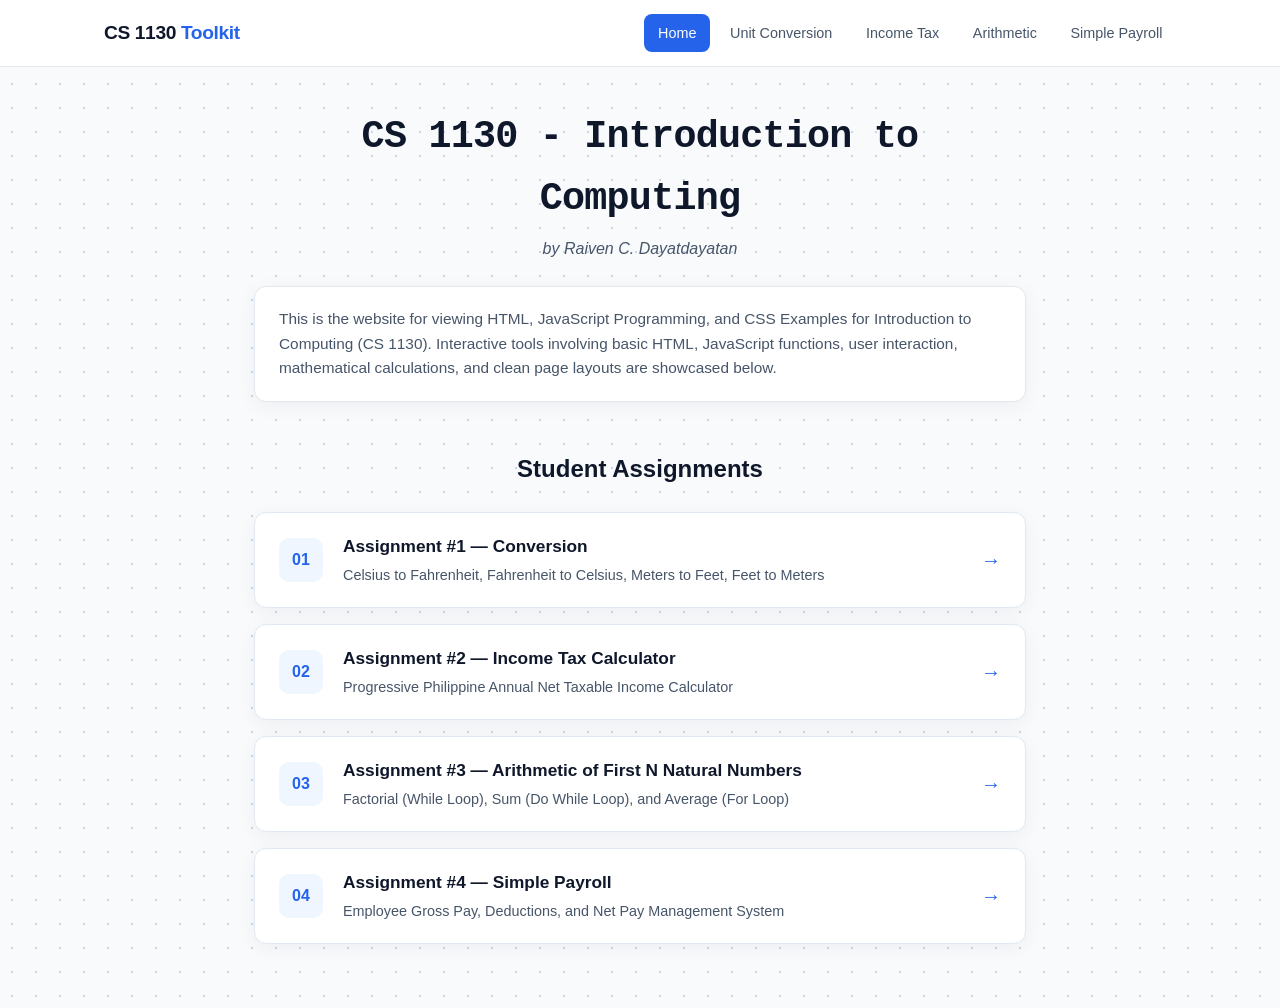
<file: index.html>
<!doctype html>
<html lang="en">

<head>
  <meta charset="UTF-8" />
  <meta name="viewport" content="width=device-width, initial-scale=1.0" />
  <meta name="description" content="CS 1130 - Introduction to Computing Calculator Tools" />
  <title>CS 1130 - Introduction to Computing</title>
  <link rel="stylesheet" href="styles.css" />
</head>

<body>
  <header class="site-header">
    <div class="nav-container">
      <a href="index.html" class="brand">CS 1130 <span>Toolkit</span></a>
      <nav class="nav-links" aria-label="Assignments">
        <a href="index.html" class="active" aria-current="page">Home</a>
        <a href="unit-conversion.html">Unit Conversion</a>
        <a href="income-tax-calculator.html">Income Tax</a>
        <a href="arithmetic.html">Arithmetic</a>
        <a href="simple-payroll.html">Simple Payroll</a>
      </nav>
    </div>
  </header>

  <main class="container home-container">
    <section class="hero-section">
      <h1>CS 1130 - Introduction to Computing</h1>
      <p class="subtitle">by Raiven C. Dayatdayatan</p>
      <p class="intro-copy">
        This is the website for viewing HTML, JavaScript Programming, and CSS Examples for Introduction to Computing (CS 1130).
        Interactive tools involving basic HTML, JavaScript functions, user interaction, mathematical calculations, and clean page layouts are showcased below.
      </p>
    </section>

    <section class="assignments-section">
      <h2>Student Assignments</h2>
      <div class="assignment-list">
        <a class="assignment-card" href="unit-conversion.html">
          <div class="assignment-num">01</div>
          <div class="assignment-details">
            <h3>Assignment #1 — Conversion</h3>
            <p>Celsius to Fahrenheit, Fahrenheit to Celsius, Meters to Feet, Feet to Meters</p>
          </div>
          <span class="arrow" aria-hidden="true">→</span>
        </a>

        <a class="assignment-card" href="income-tax-calculator.html">
          <div class="assignment-num">02</div>
          <div class="assignment-details">
            <h3>Assignment #2 — Income Tax Calculator</h3>
            <p>Progressive Philippine Annual Net Taxable Income Calculator</p>
          </div>
          <span class="arrow" aria-hidden="true">→</span>
        </a>

        <a class="assignment-card" href="arithmetic.html">
          <div class="assignment-num">03</div>
          <div class="assignment-details">
            <h3>Assignment #3 — Arithmetic of First N Natural Numbers</h3>
            <p>Factorial (While Loop), Sum (Do While Loop), and Average (For Loop)</p>
          </div>
          <span class="arrow" aria-hidden="true">→</span>
        </a>

        <a class="assignment-card" href="simple-payroll.html">
          <div class="assignment-num">04</div>
          <div class="assignment-details">
            <h3>Assignment #4 — Simple Payroll</h3>
            <p>Employee Gross Pay, Deductions, and Net Pay Management System</p>
          </div>
          <span class="arrow" aria-hidden="true">→</span>
        </a>
      </div>
    </section>
  </main>
</body>

</html>
</file>
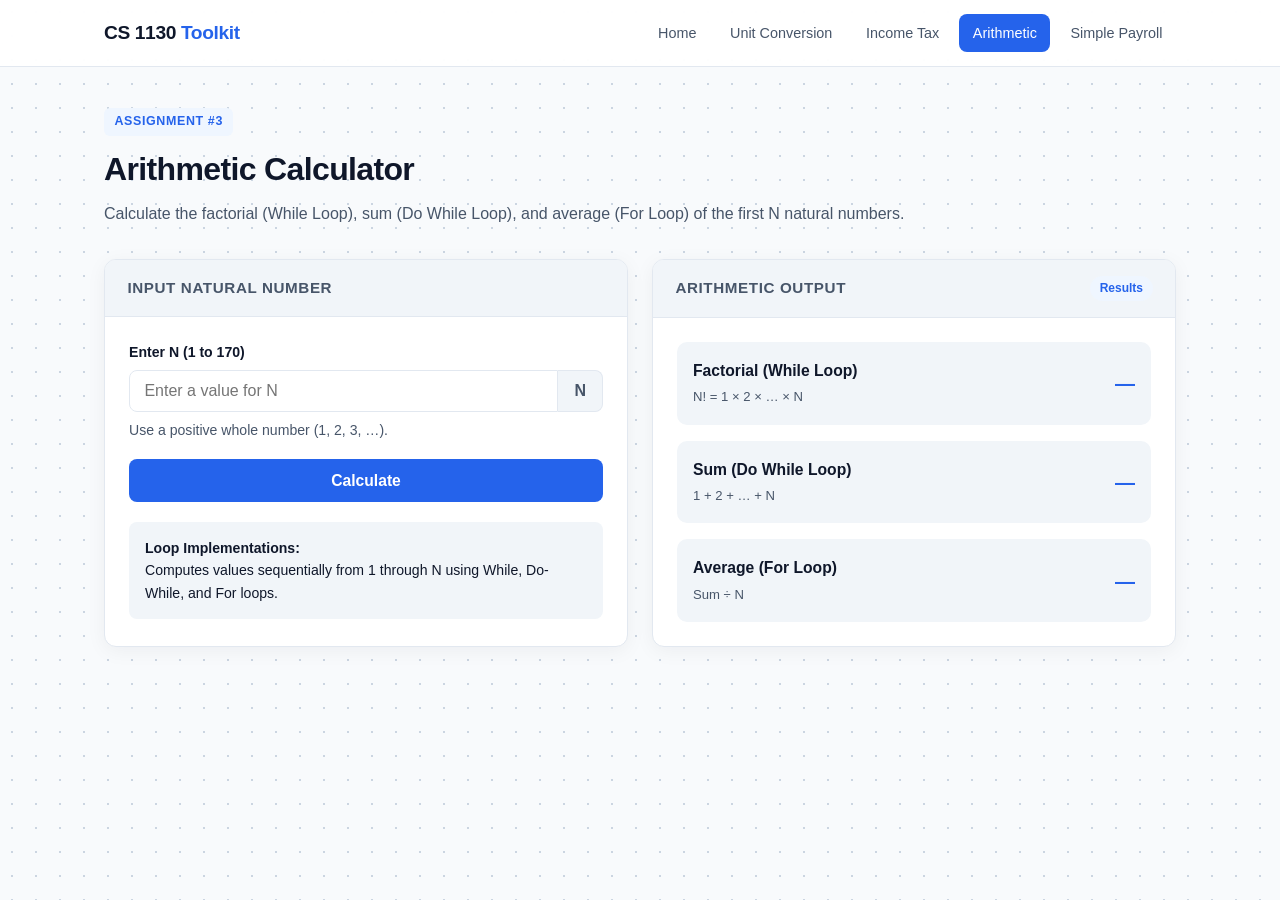
<file: arithmetic.html>
<!doctype html>
<html lang="en">

<head>
  <meta charset="UTF-8" />
  <meta name="viewport" content="width=device-width, initial-scale=1.0" />
  <meta name="description" content="Factorial, sum, and average of the first N natural numbers" />
  <title>Arithmetic | CS 1130</title>
  <link rel="stylesheet" href="styles.css" />
</head>

<body>
  <header class="site-header">
    <div class="nav-container">
      <a href="index.html" class="brand">CS 1130 <span>Toolkit</span></a>
      <nav class="nav-links" aria-label="Assignments">
        <a href="index.html">Home</a>
        <a href="unit-conversion.html">Unit Conversion</a>
        <a href="income-tax-calculator.html">Income Tax</a>
        <a href="arithmetic.html" class="active" aria-current="page">Arithmetic</a>
        <a href="simple-payroll.html">Simple Payroll</a>
      </nav>
    </div>
  </header>

  <main class="container">
    <div class="page-header">
      <span class="badge">Assignment #3</span>
      <h1>Arithmetic Calculator</h1>
      <p>Calculate the factorial (While Loop), sum (Do While Loop), and average (For Loop) of the first N natural numbers.</p>
    </div>

    <div class="two-col-grid">
      <section class="card">
        <div class="card-header">
          <h2>Input Natural Number</h2>
        </div>
        <div class="card-body">
          <div class="form-group">
            <label for="arithmetic-n-input">Enter N (1 to 170)</label>
            <div class="input-with-badge">
              <input id="arithmetic-n-input" type="number" min="1" step="1" placeholder="Enter a value for N" aria-label="Natural number N" />
              <span class="unit-badge">N</span>
            </div>
            <p id="arithmetic-help" class="helper-text">Use a positive whole number (1, 2, 3, …).</p>
          </div>

          <button id="arithmetic-calc-btn" class="btn-primary full-width" type="button">
            Calculate
          </button>

          <div class="info-note">
            <strong>Loop Implementations:</strong>
            <p>Computes values sequentially from 1 through N using While, Do-While, and For loops.</p>
          </div>
        </div>
      </section>

      <section class="card result-card">
        <div class="card-header">
          <h2>Arithmetic Output</h2>
          <span class="status-pill">Results</span>
        </div>
        <div class="card-body">
          <div class="metric-list">
            <div class="metric-item">
              <div>
                <strong>Factorial (While Loop)</strong>
                <small>N! = 1 × 2 × … × N</small>
              </div>
              <b id="res-factorial" class="metric-value">—</b>
            </div>

            <div class="metric-item">
              <div>
                <strong>Sum (Do While Loop)</strong>
                <small>1 + 2 + … + N</small>
              </div>
              <b id="res-sum" class="metric-value">—</b>
            </div>

            <div class="metric-item">
              <div>
                <strong>Average (For Loop)</strong>
                <small>Sum ÷ N</small>
              </div>
              <b id="res-average" class="metric-value">—</b>
            </div>
          </div>
        </div>
      </section>
    </div>
  </main>

  <script>
    (function () {
      const inputEl = document.getElementById("arithmetic-n-input");
      const helpEl = document.getElementById("arithmetic-help");
      const calcBtn = document.getElementById("arithmetic-calc-btn");
      const resFactorial = document.getElementById("res-factorial");
      const resSum = document.getElementById("res-sum");
      const resAverage = document.getElementById("res-average");

      function handleCalculate() {
        const n = Number(inputEl.value);
        if (!Number.isInteger(n) || n < 1 || n > 170) {
          helpEl.textContent = "Enter a whole number from 1 to 170.";
          helpEl.classList.add("error");
          resFactorial.textContent = "—";
          resSum.textContent = "—";
          resAverage.textContent = "—";
          return;
        }

        let factorial = 1;
        let factor = 1;
        while (factor <= n) {
          factorial *= factor;
          factor += 1;
        }

        let sum = 0;
        let addend = 1;
        do {
          sum += addend;
          addend += 1;
        } while (addend <= n);

        let total = 0;
        for (let number = 1; number <= n; number += 1) {
          total += number;
        }

        const average = total / n;

        helpEl.textContent = "Use a positive whole number (1, 2, 3, …).";
        helpEl.classList.remove("error");
        resFactorial.textContent = factorial.toLocaleString("en-US");
        resSum.textContent = sum.toLocaleString("en-US");
        resAverage.textContent = average.toLocaleString("en-US");
      }

      calcBtn.addEventListener("click", handleCalculate);

      inputEl.addEventListener("keydown", (e) => {
        if (e.key === "Enter") {
          e.preventDefault();
          handleCalculate();
        }
      });
    })();
  </script>
</body>

</html>
</file>
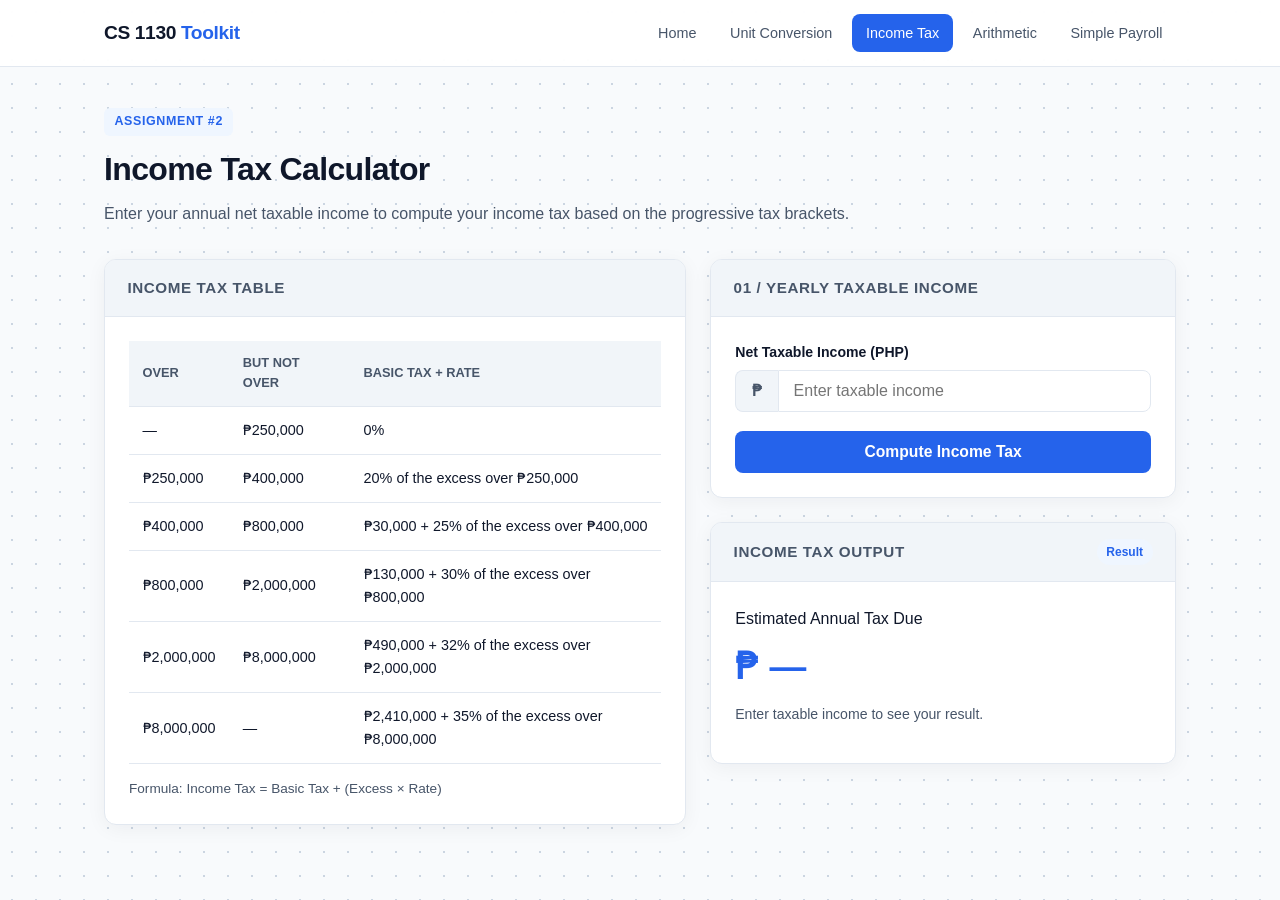
<file: income-tax-calculator.html>
<!doctype html>
<html lang="en">

<head>
  <meta charset="UTF-8" />
  <meta name="viewport" content="width=device-width, initial-scale=1.0" />
  <meta name="description" content="Philippine annual income tax calculator" />
  <title>Income Tax Calculator | CS 1130</title>
  <link rel="stylesheet" href="styles.css" />
</head>

<body>
  <header class="site-header">
    <div class="nav-container">
      <a href="index.html" class="brand">CS 1130 <span>Toolkit</span></a>
      <nav class="nav-links" aria-label="Assignments">
        <a href="index.html">Home</a>
        <a href="unit-conversion.html">Unit Conversion</a>
        <a href="income-tax-calculator.html" class="active" aria-current="page">Income Tax</a>
        <a href="arithmetic.html">Arithmetic</a>
        <a href="simple-payroll.html">Simple Payroll</a>
      </nav>
    </div>
  </header>

  <main class="container">
    <div class="page-header">
      <span class="badge">Assignment #2</span>
      <h1>Income Tax Calculator</h1>
      <p>Enter your annual net taxable income to compute your income tax based on the progressive tax brackets.</p>
    </div>

    <div class="tax-grid">
      <section class="card">
        <div class="card-header">
          <h2>Income Tax Table</h2>
        </div>
        <div class="card-body">
          <div class="table-wrapper">
            <table class="data-table" aria-label="Income tax brackets">
              <thead>
                <tr>
                  <th>Over</th>
                  <th>But Not Over</th>
                  <th>Basic Tax + Rate</th>
                </tr>
              </thead>
              <tbody>
                <tr>
                  <td>—</td>
                  <td>₱250,000</td>
                  <td>0%</td>
                </tr>
                <tr>
                  <td>₱250,000</td>
                  <td>₱400,000</td>
                  <td>20% of the excess over ₱250,000</td>
                </tr>
                <tr>
                  <td>₱400,000</td>
                  <td>₱800,000</td>
                  <td>₱30,000 + 25% of the excess over ₱400,000</td>
                </tr>
                <tr>
                  <td>₱800,000</td>
                  <td>₱2,000,000</td>
                  <td>₱130,000 + 30% of the excess over ₱800,000</td>
                </tr>
                <tr>
                  <td>₱2,000,000</td>
                  <td>₱8,000,000</td>
                  <td>₱490,000 + 32% of the excess over ₱2,000,000</td>
                </tr>
                <tr>
                  <td>₱8,000,000</td>
                  <td>—</td>
                  <td>₱2,410,000 + 35% of the excess over ₱8,000,000</td>
                </tr>
              </tbody>
            </table>
          </div>
          <p class="table-caption">Formula: Income Tax = Basic Tax + (Excess × Rate)</p>
        </div>
      </section>

      <div class="stack-column">
        <section class="card">
          <div class="card-header">
            <h2>01 / Yearly Taxable Income</h2>
          </div>
          <div class="card-body">
            <div class="form-group">
              <label for="tax-income-input">Net Taxable Income (PHP)</label>
              <div class="input-with-prefix">
                <span class="prefix-badge">₱</span>
                <input id="tax-income-input" type="number" min="0" placeholder="Enter taxable income" aria-label="Taxable income" />
              </div>
            </div>
            <button id="compute-tax-btn" class="btn-primary full-width" type="button">
              Compute Income Tax
            </button>
          </div>
        </section>

        <section class="card result-card">
          <div class="card-header">
            <h2>Income Tax Output</h2>
            <span class="status-pill">Result</span>
          </div>
          <div class="card-body">
            <p class="muted-text">Estimated Annual Tax Due</p>
            <strong id="tax-result" class="tax-amount">₱ —</strong>
            <p id="tax-summary" class="helper-text">Enter taxable income to see your result.</p>
          </div>
        </section>
      </div>
    </div>
  </main>

  <script>
    (function () {
      const money = new Intl.NumberFormat("en-PH", {
        style: "currency",
        currency: "PHP",
        minimumFractionDigits: 2,
      });

      function calculateTax(income) {
        if (income <= 250000) return 0;
        if (income <= 400000) return (income - 250000) * 0.2;
        if (income <= 800000) return 30000 + (income - 400000) * 0.25;
        if (income <= 2000000) return 130000 + (income - 800000) * 0.3;
        if (income <= 8000000) return 490000 + (income - 2000000) * 0.32;
        return 2410000 + (income - 8000000) * 0.35;
      }

      const inputEl = document.getElementById("tax-income-input");
      const computeBtn = document.getElementById("compute-tax-btn");
      const resultEl = document.getElementById("tax-result");
      const summaryEl = document.getElementById("tax-summary");

      function handleCompute() {
        const val = Math.max(0, Number(inputEl.value) || 0);
        inputEl.value = val === 0 && inputEl.value === "" ? "" : val;
        const tax = calculateTax(val);
        resultEl.textContent = money.format(tax);
        summaryEl.textContent = `Tax due on ${money.format(val)} taxable income.`;
      }

      inputEl.addEventListener("keydown", (e) => {
        if (e.key === "-" || e.key === "+" || e.key.toLowerCase() === "e") {
          e.preventDefault();
        } else if (e.key === "Enter") {
          e.preventDefault();
          handleCompute();
        }
      });

      inputEl.addEventListener("input", () => {
        if (inputEl.value.includes("-")) {
          inputEl.value = inputEl.value.replace(/-/g, "");
        }
        if (Number(inputEl.value) < 0) {
          inputEl.value = "0";
        }
      });

      computeBtn.addEventListener("click", handleCompute);
    })();
  </script>
</body>

</html>
</file>
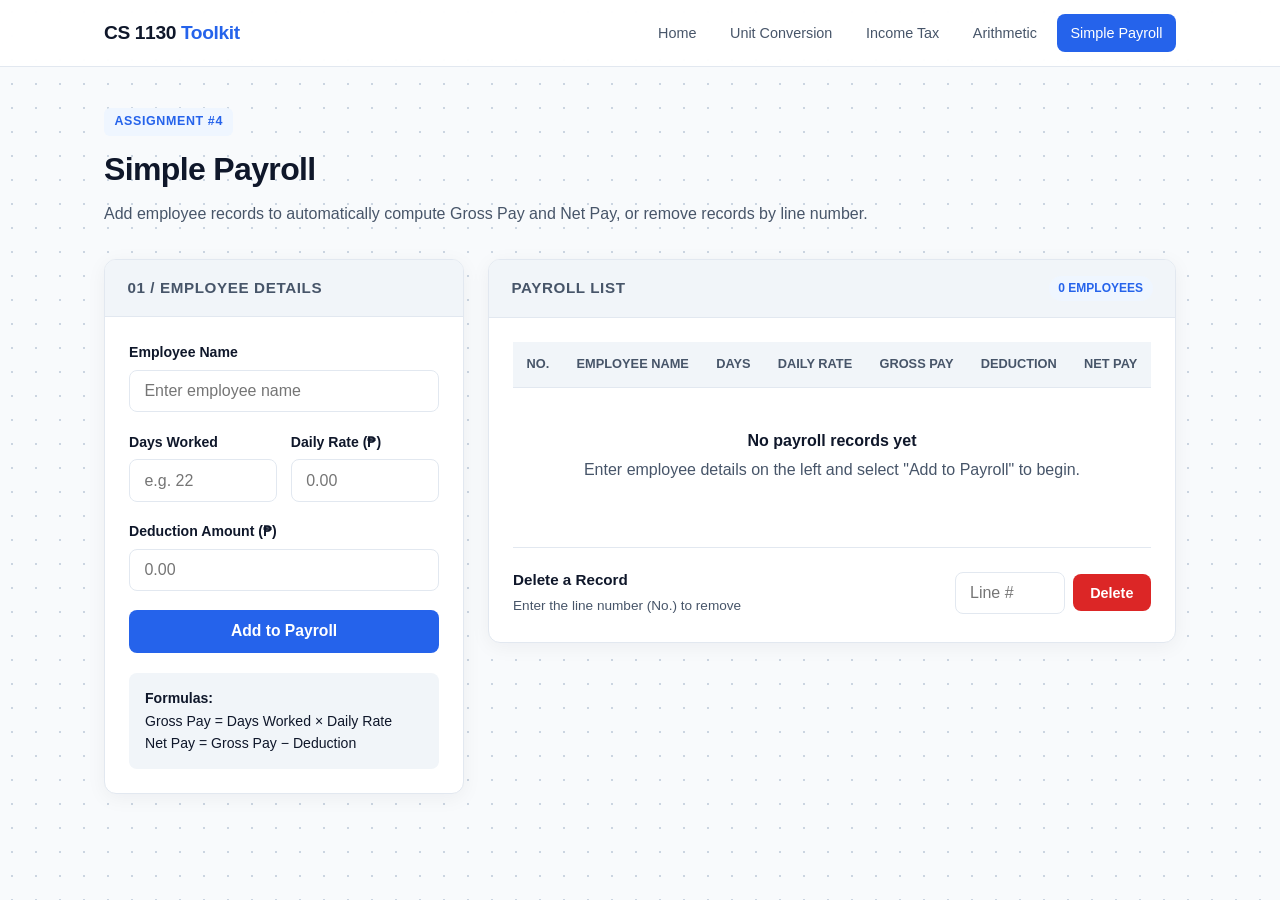
<file: simple-payroll.html>
<!doctype html>
<html lang="en">

<head>
  <meta charset="UTF-8" />
  <meta name="viewport" content="width=device-width, initial-scale=1.0" />
  <meta name="description" content="Simple employee payroll calculator" />
  <title>Simple Payroll | CS 1130</title>
  <link rel="stylesheet" href="styles.css" />
</head>

<body>
  <header class="site-header">
    <div class="nav-container">
      <a href="index.html" class="brand">CS 1130 <span>Toolkit</span></a>
      <nav class="nav-links" aria-label="Assignments">
        <a href="index.html">Home</a>
        <a href="unit-conversion.html">Unit Conversion</a>
        <a href="income-tax-calculator.html">Income Tax</a>
        <a href="arithmetic.html">Arithmetic</a>
        <a href="simple-payroll.html" class="active" aria-current="page">Simple Payroll</a>
      </nav>
    </div>
  </header>

  <main class="container">
    <div class="page-header">
      <span class="badge">Assignment #4</span>
      <h1>Simple Payroll</h1>
      <p>Add employee records to automatically compute Gross Pay and Net Pay, or remove records by line number.</p>
    </div>

    <div class="payroll-grid">
      <section class="card">
        <div class="card-header">
          <h2>01 / Employee Details</h2>
        </div>
        <div class="card-body">
          <form id="payroll-form" class="payroll-form">
            <div class="form-group">
              <label for="emp-name">Employee Name</label>
              <input id="emp-name" type="text" pattern="[A-Za-z\s]+" title="Letters and spaces only" placeholder="Enter employee name" required />
            </div>

            <div class="split-inputs">
              <div class="form-group">
                <label for="emp-days">Days Worked</label>
                <input id="emp-days" type="number" min="0" placeholder="e.g. 22" required />
              </div>
              <div class="form-group">
                <label for="emp-rate">Daily Rate (₱)</label>
                <input id="emp-rate" type="number" min="0" placeholder="0.00" required />
              </div>
            </div>

            <div class="form-group">
              <label for="emp-deduction">Deduction Amount (₱)</label>
              <input id="emp-deduction" type="number" min="0" placeholder="0.00" required />
            </div>

            <button class="btn-primary full-width" type="submit">Add to Payroll</button>
          </form>

          <div class="info-note">
            <strong>Formulas:</strong>
            <p>Gross Pay = Days Worked × Daily Rate<br />Net Pay = Gross Pay − Deduction</p>
          </div>
        </div>
      </section>

      <section class="card">
        <div class="card-header">
          <h2>Payroll List</h2>
          <span id="employee-count-badge" class="status-pill">0 EMPLOYEES</span>
        </div>
        <div class="card-body">
          <div class="table-wrapper">
            <table class="data-table">
              <thead>
                <tr>
                  <th>No.</th>
                  <th>Employee Name</th>
                  <th>Days</th>
                  <th>Daily Rate</th>
                  <th>Gross Pay</th>
                  <th>Deduction</th>
                  <th>Net Pay</th>
                </tr>
              </thead>
              <tbody id="payroll-tbody"></tbody>
            </table>

            <div id="empty-payroll" class="empty-state">
              <strong>No payroll records yet</strong>
              <p>Enter employee details on the left and select "Add to Payroll" to begin.</p>
            </div>
          </div>

          <div class="delete-bar">
            <div class="delete-copy">
              <strong>Delete a Record</strong>
              <span>Enter the line number (No.) to remove</span>
            </div>
            <div class="delete-controls">
              <input id="delete-line-input" type="number" min="1" placeholder="Line #" aria-label="Line Number" />
              <button id="delete-record-btn" class="btn-danger" type="button">Delete</button>
            </div>
          </div>
        </div>
      </section>
    </div>
  </main>

  <script>
    (function () {
      const money = new Intl.NumberFormat("en-PH", {
        style: "currency",
        currency: "PHP",
        minimumFractionDigits: 2,
      });

      let records = [];

      const form = document.getElementById("payroll-form");
      const nameInput = document.getElementById("emp-name");
      const daysInput = document.getElementById("emp-days");
      const rateInput = document.getElementById("emp-rate");
      const deductionInput = document.getElementById("emp-deduction");
      const tbody = document.getElementById("payroll-tbody");
      const emptyState = document.getElementById("empty-payroll");
      const countBadge = document.getElementById("employee-count-badge");
      const deleteInput = document.getElementById("delete-line-input");
      const deleteBtn = document.getElementById("delete-record-btn");

      nameInput.addEventListener("input", () => {
        nameInput.value = nameInput.value.replace(/[^a-zA-Z\s]/g, "");
      });

      function clearDeleteError() {
        deleteInput.setCustomValidity("");
      }

      function showDeleteError(message) {
        deleteInput.setCustomValidity(message);
        deleteInput.reportValidity();
        deleteInput.focus();
      }

      deleteInput.addEventListener("input", clearDeleteError);

      function escapeHtml(str) {
        return str
          .replace(/&/g, "&amp;")
          .replace(/</g, "&lt;")
          .replace(/>/g, "&gt;")
          .replace(/"/g, "&quot;")
          .replace(/'/g, "&#039;");
      }

      function render() {
        countBadge.textContent = `${records.length} ${records.length === 1 ? "EMPLOYEE" : "EMPLOYEES"}`;
        emptyState.style.display = records.length === 0 ? "block" : "none";
        tbody.innerHTML = records
          .map(
            (rec, idx) => `
              <tr>
                <td>${idx + 1}</td>
                <td>${escapeHtml(rec.name)}</td>
                <td>${rec.days}</td>
                <td>${money.format(rec.rate)}</td>
                <td>${money.format(rec.gross)}</td>
                <td>${money.format(rec.deduction)}</td>
                <td><strong>${money.format(rec.net)}</strong></td>
              </tr>`
          )
          .join("");
      }

      function addRecord() {
        const cleanName = nameInput.value.replace(/[^a-zA-Z\s]/g, "").trim();

        if (
          !cleanName ||
          daysInput.value.trim() === "" ||
          rateInput.value.trim() === "" ||
          deductionInput.value.trim() === ""
        ) {
          if (!cleanName) {
            nameInput.value = "";
            nameInput.focus();
          }
          form.reportValidity();
          return;
        }

        const dayCount = Math.max(0, Number(daysInput.value));
        const dailyRate = Math.max(0, Number(rateInput.value));
        const deductionAmount = Math.max(0, Number(deductionInput.value));
        const gross = dayCount * dailyRate;

        records.push({
          name: cleanName,
          days: dayCount,
          rate: dailyRate,
          gross: gross,
          deduction: deductionAmount,
          net: gross - deductionAmount,
        });

        nameInput.value = "";
        daysInput.value = "";
        rateInput.value = "";
        deductionInput.value = "";
        nameInput.focus();
        clearDeleteError();
        render();
      }

      function deleteRecord() {
        const rawValue = deleteInput.value.trim();

        if (records.length === 0) {
          showDeleteError("There are no payroll records to delete.");
          return;
        }

        if (rawValue === "") {
          showDeleteError("Please enter a line number to delete.");
          return;
        }

        const lineNumber = Number(rawValue);
        const index = lineNumber - 1;

        if (!Number.isInteger(lineNumber) || index < 0 || index >= records.length) {
          showDeleteError(
            `Line number ${rawValue} was not found. Enter a number from 1 to ${records.length}.`
          );
          return;
        }

        records.splice(index, 1);
        deleteInput.value = "";
        clearDeleteError();
        render();
      }

      form.addEventListener("submit", (e) => {
        e.preventDefault();
        addRecord();
      });

      [nameInput, daysInput, rateInput, deductionInput].forEach((input) => {
        input.addEventListener("keydown", (e) => {
          if (e.key === "Enter") {
            e.preventDefault();
            addRecord();
          }
        });
      });

      deleteBtn.addEventListener("click", deleteRecord);
      deleteInput.addEventListener("keydown", (e) => {
        if (e.key === "Enter") {
          e.preventDefault();
          deleteRecord();
        }
      });
    })();
  </script>
</body>

</html>
</file>
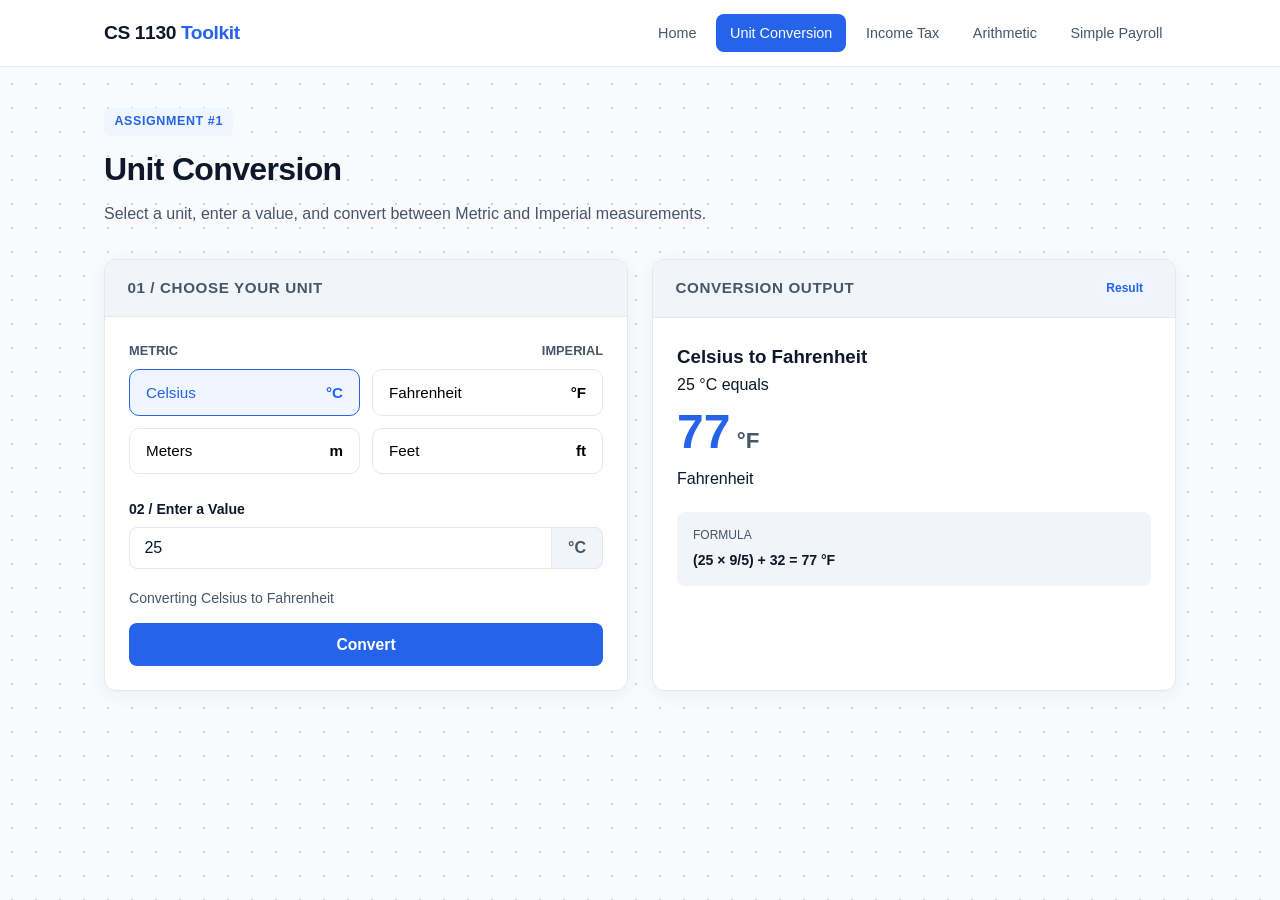
<file: unit-conversion.html>
<!doctype html>
<html lang="en">

<head>
  <meta charset="UTF-8" />
  <meta name="viewport" content="width=device-width, initial-scale=1.0" />
  <meta name="description" content="Temperature and length unit conversion calculator" />
  <title>Unit Conversion | CS 1130</title>
  <link rel="stylesheet" href="styles.css" />
</head>

<body>
  <header class="site-header">
    <div class="nav-container">
      <a href="index.html" class="brand">CS 1130 <span>Toolkit</span></a>
      <nav class="nav-links" aria-label="Assignments">
        <a href="index.html">Home</a>
        <a href="unit-conversion.html" class="active" aria-current="page">Unit Conversion</a>
        <a href="income-tax-calculator.html">Income Tax</a>
        <a href="arithmetic.html">Arithmetic</a>
        <a href="simple-payroll.html">Simple Payroll</a>
      </nav>
    </div>
  </header>

  <main class="container">
    <div class="page-header">
      <span class="badge">Assignment #1</span>
      <h1>Unit Conversion</h1>
      <p>Select a unit, enter a value, and convert between Metric and Imperial measurements.</p>
    </div>

    <div class="two-col-grid">
      <section class="card">
        <div class="card-header">
          <h2>01 / Choose Your Unit</h2>
        </div>
        <div class="card-body">
          <div class="unit-labels">
            <span>Metric</span>
            <span>Imperial</span>
          </div>
          <div class="unit-grid">
            <button class="unit-option selected" type="button" data-unit="celsius">
              <span>Celsius</span>
              <strong>°C</strong>
            </button>
            <button class="unit-option" type="button" data-unit="fahrenheit">
              <span>Fahrenheit</span>
              <strong>°F</strong>
            </button>
            <button class="unit-option" type="button" data-unit="meters">
              <span>Meters</span>
              <strong>m</strong>
            </button>
            <button class="unit-option" type="button" data-unit="feet">
              <span>Feet</span>
              <strong>ft</strong>
            </button>
          </div>

          <div class="form-group">
            <label for="conversion-value">02 / Enter a Value</label>
            <div class="input-with-badge">
              <input id="conversion-value" type="number" value="25" aria-label="Value in °C" />
              <span id="input-unit-badge" class="unit-badge">°C</span>
            </div>
          </div>

          <p id="converting-label" class="helper-text">Converting Celsius to Fahrenheit</p>
          <button id="convert-btn" class="btn-primary full-width" type="button">Convert</button>
        </div>
      </section>

      <section class="card result-card">
        <div class="card-header">
          <h2>Conversion Output</h2>
          <span class="status-pill">Result</span>
        </div>
        <div class="card-body result-body">
          <h3 id="output-title">Celsius to Fahrenheit</h3>
          <p id="equals-copy" class="muted-text">25 °C equals</p>
          <div class="big-value">
            <strong id="output-number">77</strong>
            <span id="output-unit">°F</span>
          </div>
          <p id="output-name" class="unit-full-name">Fahrenheit</p>
          <div class="formula-box">
            <span>Formula</span>
            <strong id="formula-text">(25 × 9/5) + 32 = 77 °F</strong>
          </div>
        </div>
      </section>
    </div>
  </main>

  <script>
    (function () {
      const conversions = {
        celsius: {
          label: "Celsius to Fahrenheit",
          inputUnit: "°C",
          outputUnit: "°F",
          outputName: "Fahrenheit",
          allowNegative: true,
          convert: (v) => v * (9 / 5) + 32,
          formula: (inp, out) => `(${inp} × 9/5) + 32 = ${out} °F`,
        },
        fahrenheit: {
          label: "Fahrenheit to Celsius",
          inputUnit: "°F",
          outputUnit: "°C",
          outputName: "Celsius",
          allowNegative: true,
          convert: (v) => (v - 32) * (5 / 9),
          formula: (inp, out) => `(${inp} − 32) × 5/9 = ${out} °C`,
        },
        meters: {
          label: "Meters to Feet",
          inputUnit: "m",
          outputUnit: "ft",
          outputName: "Feet",
          allowNegative: false,
          convert: (v) => v * 3.28084,
          formula: (inp, out) => `${inp} × 3.28084 = ${out} ft`,
        },
        feet: {
          label: "Feet to Meters",
          inputUnit: "ft",
          outputUnit: "m",
          outputName: "Meters",
          allowNegative: false,
          convert: (v) => v / 3.28084,
          formula: (inp, out) => `${inp} ÷ 3.28084 = ${out} m`,
        },
      };

      let selected = "celsius";
      const unitButtons = document.querySelectorAll(".unit-option");
      const inputEl = document.getElementById("conversion-value");
      const inputUnitBadge = document.getElementById("input-unit-badge");
      const convertingLabel = document.getElementById("converting-label");
      const convertBtn = document.getElementById("convert-btn");

      const outputTitle = document.getElementById("output-title");
      const equalsCopy = document.getElementById("equals-copy");
      const outputNumber = document.getElementById("output-number");
      const outputUnit = document.getElementById("output-unit");
      const outputName = document.getElementById("output-name");
      const formulaText = document.getElementById("formula-text");

      function cleanNumber(value) {
        return Number.isInteger(value) ? String(value) : value.toFixed(2).replace(/\.?0+$/, "");
      }

      function enforceNonNegative() {
        const conv = conversions[selected];
        if (!conv.allowNegative && inputEl.value !== "" && Number(inputEl.value) < 0) {
          inputEl.value = "0";
        }
      }

      function runConversion() {
        enforceNonNegative();
        const rawInput = inputEl.value || "0";
        const numericInput = Number(rawInput);
        const conv = conversions[selected];
        const safeInput = Number.isFinite(numericInput)
          ? conv.allowNegative
            ? numericInput
            : Math.max(0, numericInput)
          : 0;
        const output = cleanNumber(conv.convert(safeInput));

        outputTitle.textContent = conv.label;
        equalsCopy.textContent = `${safeInput} ${conv.inputUnit} equals`;
        outputNumber.textContent = output;
        outputUnit.textContent = conv.outputUnit;
        outputName.textContent = conv.outputName;
        formulaText.textContent = conv.formula(safeInput, output);
      }

      inputEl.addEventListener("keydown", (e) => {
        if (!conversions[selected].allowNegative && e.key === "-") {
          e.preventDefault();
        }
        if (e.key === "Enter") {
          e.preventDefault();
          runConversion();
        }
      });

      inputEl.addEventListener("input", enforceNonNegative);

      unitButtons.forEach((btn) => {
        btn.addEventListener("click", () => {
          selected = btn.dataset.unit;
          unitButtons.forEach((b) => b.classList.toggle("selected", b === btn));
          const conv = conversions[selected];

          if (conv.allowNegative) {
            inputEl.removeAttribute("min");
          } else {
            inputEl.setAttribute("min", "0");
            enforceNonNegative();
          }

          inputEl.setAttribute("aria-label", `Value in ${conv.inputUnit}`);
          inputUnitBadge.textContent = conv.inputUnit;
          convertingLabel.textContent = `Converting ${conv.label}`;
        });
      });

      convertBtn.addEventListener("click", runConversion);
    })();
  </script>
</body>

</html>
</file>
<file: styles.css>
:root {
  --bg: #f8fafc;
  --surface: #ffffff;
  --surface-muted: #f1f5f9;
  --border: #e2e8f0;
  --text: #0f172a;
  --text-muted: #475569;
  --primary: #2563eb;
  --primary-hover: #1d4ed8;
  --primary-soft: #eff6ff;
  --danger: #dc2626;
  --danger-hover: #b91c1c;
  --radius: 12px;
  --shadow: 0 4px 20px rgba(15, 23, 42, 0.05);
}

* {
  box-sizing: border-box;
  margin: 0;
  padding: 0;
}

body {
  font-family: -apple-system, BlinkMacSystemFont, "Segoe UI", Roboto, Inter, sans-serif;
  background-color: var(--bg);
  background-image: radial-gradient(#cbd5e1 1px, transparent 1px);
  background-size: 24px 24px;
  color: var(--text);
  line-height: 1.6;
  min-height: 100vh;
}

/* Top Navigation */
.site-header {
  background: rgba(255, 255, 255, 0.9);
  backdrop-filter: blur(10px);
  border-bottom: 1px solid var(--border);
  position: sticky;
  top: 0;
  z-index: 100;
}

.nav-container {
  max-width: 1120px;
  margin: 0 auto;
  padding: 0.9rem 1.5rem;
  display: flex;
  align-items: center;
  justify-content: space-between;
  flex-wrap: wrap;
  gap: 1rem;
}

.brand {
  font-weight: 800;
  font-size: 1.2rem;
  color: var(--text);
  text-decoration: none;
  letter-spacing: -0.02em;
}

.brand span {
  color: var(--primary);
}

.nav-links {
  display: flex;
  gap: 0.4rem;
  flex-wrap: wrap;
}

.nav-links a {
  text-decoration: none;
  color: var(--text-muted);
  font-size: 0.9rem;
  font-weight: 500;
  padding: 0.45rem 0.85rem;
  border-radius: 8px;
  transition: all 0.15s ease;
}

.nav-links a:hover {
  background: var(--surface-muted);
  color: var(--text);
}

.nav-links a.active {
  background: var(--primary);
  color: #ffffff;
}

/* Layout Containers */
.container {
  max-width: 1120px;
  margin: 0 auto;
  padding: 2.5rem 1.5rem 4rem;
}

.home-container {
  max-width: 820px;
}

/* Homepage Reference-Inspired Styling */
.hero-section {
  text-align: center;
  margin-bottom: 3rem;
}

.hero-section h1 {
  font-family: ui-monospace, SFMono-Regular, Menlo, Monaco, Consolas, monospace;
  font-size: clamp(1.75rem, 3.5vw, 2.4rem);
  font-weight: 600;
  letter-spacing: -0.02em;
  margin-bottom: 0.4rem;
}

.subtitle {
  font-style: italic;
  color: var(--text-muted);
  font-size: 1rem;
  margin-bottom: 1.5rem;
}

.intro-copy {
  text-align: left;
  background: var(--surface);
  border: 1px solid var(--border);
  border-radius: var(--radius);
  padding: 1.25rem 1.5rem;
  color: var(--text-muted);
  font-size: 0.96rem;
  box-shadow: var(--shadow);
}

.assignments-section h2 {
  text-align: center;
  font-size: 1.5rem;
  font-weight: 600;
  margin-bottom: 1.5rem;
}

.assignment-list {
  display: flex;
  flex-direction: column;
  gap: 1rem;
}

.assignment-card {
  display: flex;
  align-items: center;
  gap: 1.25rem;
  background: var(--surface);
  border: 1px solid var(--border);
  border-radius: var(--radius);
  padding: 1.25rem 1.5rem;
  text-decoration: none;
  color: inherit;
  box-shadow: var(--shadow);
  transition: transform 0.15s ease, border-color 0.15s ease;
}

.assignment-card:hover {
  transform: translateY(-2px);
  border-color: var(--primary);
}

.assignment-num {
  width: 44px;
  height: 44px;
  border-radius: 10px;
  background: var(--primary-soft);
  color: var(--primary);
  font-weight: 700;
  display: grid;
  place-items: center;
  flex-shrink: 0;
}

.assignment-details {
  flex: 1;
}

.assignment-details h3 {
  font-size: 1.08rem;
  margin-bottom: 0.2rem;
}

.assignment-details p {
  font-size: 0.9rem;
  color: var(--text-muted);
}

.arrow {
  font-size: 1.25rem;
  color: var(--primary);
  font-weight: bold;
}

/* Tool Page Headers */
.page-header {
  margin-bottom: 2rem;
}

.badge {
  display: inline-block;
  background: var(--primary-soft);
  color: var(--primary);
  font-size: 0.78rem;
  font-weight: 700;
  text-transform: uppercase;
  letter-spacing: 0.05em;
  padding: 0.25rem 0.65rem;
  border-radius: 6px;
  margin-bottom: 0.5rem;
}

.page-header h1 {
  font-size: 2rem;
  letter-spacing: -0.02em;
  margin-bottom: 0.35rem;
}

.page-header p {
  color: var(--text-muted);
}

/* Cards & Grids */
.two-col-grid {
  display: grid;
  grid-template-columns: 1fr 1fr;
  gap: 1.5rem;
}

.tax-grid {
  display: grid;
  grid-template-columns: 1.25fr 1fr;
  gap: 1.5rem;
}

.payroll-grid {
  display: grid;
  grid-template-columns: 360px 1fr;
  gap: 1.5rem;
  align-items: start;
}

.stack-column {
  display: flex;
  flex-direction: column;
  gap: 1.5rem;
}

.card {
  background: var(--surface);
  border: 1px solid var(--border);
  border-radius: var(--radius);
  box-shadow: var(--shadow);
  overflow: hidden;
}

.card-header {
  padding: 1rem 1.4rem;
  border-bottom: 1px solid var(--border);
  background: var(--surface-muted);
  display: flex;
  justify-content: space-between;
  align-items: center;
}

.card-header h2 {
  font-size: 0.95rem;
  text-transform: uppercase;
  letter-spacing: 0.04em;
  color: var(--text-muted);
}

.status-pill {
  font-size: 0.75rem;
  font-weight: 700;
  background: var(--primary-soft);
  color: var(--primary);
  padding: 0.2rem 0.6rem;
  border-radius: 999px;
}

.card-body {
  padding: 1.5rem;
}

/* Forms & Inputs */
.form-group {
  margin-bottom: 1.15rem;
}

.form-group label {
  display: block;
  font-size: 0.88rem;
  font-weight: 600;
  margin-bottom: 0.4rem;
}

input[type="text"],
input[type="number"] {
  width: 100%;
  padding: 0.7rem 0.9rem;
  border: 1px solid var(--border);
  border-radius: 8px;
  font-size: 1rem;
  color: var(--text);
  background: var(--surface);
  transition: border-color 0.15s ease;
}

input:focus {
  outline: none;
  border-color: var(--primary);
  box-shadow: 0 0 0 3px rgba(37, 99, 235, 0.12);
}

.input-with-badge,
.input-with-prefix {
  display: flex;
  align-items: stretch;
}

.input-with-badge input {
  border-top-right-radius: 0;
  border-bottom-right-radius: 0;
}

.unit-badge {
  background: var(--surface-muted);
  border: 1px solid var(--border);
  border-left: none;
  padding: 0 1rem;
  display: grid;
  place-items: center;
  font-weight: 700;
  color: var(--text-muted);
  border-top-right-radius: 8px;
  border-bottom-right-radius: 8px;
}

.input-with-prefix input {
  border-top-left-radius: 0;
  border-bottom-left-radius: 0;
}

.prefix-badge {
  background: var(--surface-muted);
  border: 1px solid var(--border);
  border-right: none;
  padding: 0 1rem;
  display: grid;
  place-items: center;
  font-weight: 700;
  color: var(--text-muted);
  border-top-left-radius: 8px;
  border-bottom-left-radius: 8px;
}

.split-inputs {
  display: grid;
  grid-template-columns: 1fr 1fr;
  gap: 0.85rem;
}

/* Buttons */
.btn-primary {
  background: var(--primary);
  color: #ffffff;
  border: none;
  border-radius: 8px;
  padding: 0.78rem 1.25rem;
  font-size: 0.98rem;
  font-weight: 600;
  cursor: pointer;
  transition: background 0.15s ease;
}

.btn-primary:hover {
  background: var(--primary-hover);
}

.btn-danger {
  background: var(--danger);
  color: #ffffff;
  border: none;
  border-radius: 8px;
  padding: 0.65rem 1.1rem;
  font-size: 0.9rem;
  font-weight: 600;
  cursor: pointer;
}

.btn-danger:hover {
  background: var(--danger-hover);
}

.full-width {
  width: 100%;
}

/* Unit Conversion Controls */
.unit-labels {
  display: flex;
  justify-content: space-between;
  font-size: 0.8rem;
  font-weight: 700;
  text-transform: uppercase;
  color: var(--text-muted);
  margin-bottom: 0.5rem;
}

.unit-grid {
  display: grid;
  grid-template-columns: 1fr 1fr;
  gap: 0.75rem;
  margin-bottom: 1.5rem;
}

.unit-option {
  background: var(--surface);
  border: 1px solid var(--border);
  border-radius: 10px;
  padding: 0.85rem 1rem;
  display: flex;
  justify-content: space-between;
  align-items: center;
  cursor: pointer;
  font-size: 0.95rem;
  transition: all 0.15s ease;
}

.unit-option:hover {
  border-color: var(--primary);
}

.unit-option.selected {
  background: var(--primary-soft);
  border-color: var(--primary);
  color: var(--primary);
}

/* Result Displays */
.result-body {
  display: flex;
  flex-direction: column;
  justify-content: center;
  min-height: 260px;
}

.big-value {
  margin: 0.5rem 0;
  display: flex;
  align-items: baseline;
  gap: 0.4rem;
}

.big-value strong {
  font-size: 3rem;
  line-height: 1.1;
  color: var(--primary);
}

.big-value span {
  font-size: 1.4rem;
  font-weight: 700;
  color: var(--text-muted);
}

.tax-amount {
  display: block;
  font-size: 2.3rem;
  color: var(--primary);
  margin: 0.4rem 0;
}

.formula-box,
.info-note {
  margin-top: 1.25rem;
  background: var(--surface-muted);
  border-radius: 8px;
  padding: 0.9rem 1rem;
  font-size: 0.88rem;
}

.formula-box span {
  display: block;
  font-size: 0.75rem;
  text-transform: uppercase;
  color: var(--text-muted);
  margin-bottom: 0.2rem;
}

.helper-text {
  font-size: 0.88rem;
  color: var(--text-muted);
  margin-top: 0.4rem;
  margin-bottom: 0.85rem;
}

.helper-text.error {
  color: var(--danger);
  font-weight: 600;
}

/* Arithmetic Metrics */
.metric-list {
  display: flex;
  flex-direction: column;
  gap: 1rem;
}

.metric-item {
  display: flex;
  justify-content: space-between;
  align-items: center;
  gap: 1rem;
  padding: 1rem;
  background: var(--surface-muted);
  border-radius: 10px;
}

.metric-item strong {
  display: block;
  font-size: 0.98rem;
}

.metric-item small {
  color: var(--text-muted);
  font-size: 0.82rem;
}

.metric-value {
  font-size: 1.25rem;
  color: var(--primary);
  word-break: break-all;
  text-align: right;
}

/* Data Tables */
.table-wrapper {
  overflow-x: auto;
}

.data-table {
  width: 100%;
  border-collapse: collapse;
  font-size: 0.9rem;
}

.data-table th,
.data-table td {
  text-align: left;
  padding: 0.75rem 0.85rem;
  border-bottom: 1px solid var(--border);
}

.data-table th {
  background: var(--surface-muted);
  font-weight: 700;
  color: var(--text-muted);
  font-size: 0.8rem;
  text-transform: uppercase;
}

.table-caption {
  margin-top: 0.85rem;
  font-size: 0.85rem;
  color: var(--text-muted);
}

.empty-state {
  text-align: center;
  padding: 2.5rem 1rem;
  color: var(--text-muted);
}

.empty-state strong {
  display: block;
  color: var(--text);
  margin-bottom: 0.25rem;
}

.delete-bar {
  margin-top: 1.5rem;
  padding-top: 1.25rem;
  border-top: 1px solid var(--border);
  display: flex;
  justify-content: space-between;
  align-items: center;
  gap: 1rem;
  flex-wrap: wrap;
}

.delete-copy strong {
  display: block;
  font-size: 0.95rem;
}

.delete-copy span {
  font-size: 0.85rem;
  color: var(--text-muted);
}

.delete-controls {
  display: flex;
  gap: 0.5rem;
  align-items: center;
}

.delete-controls input {
  width: 110px;
}

@media (max-width: 860px) {
  .two-col-grid,
  .tax-grid,
  .payroll-grid {
    grid-template-columns: 1fr;
  }
}
</file>
